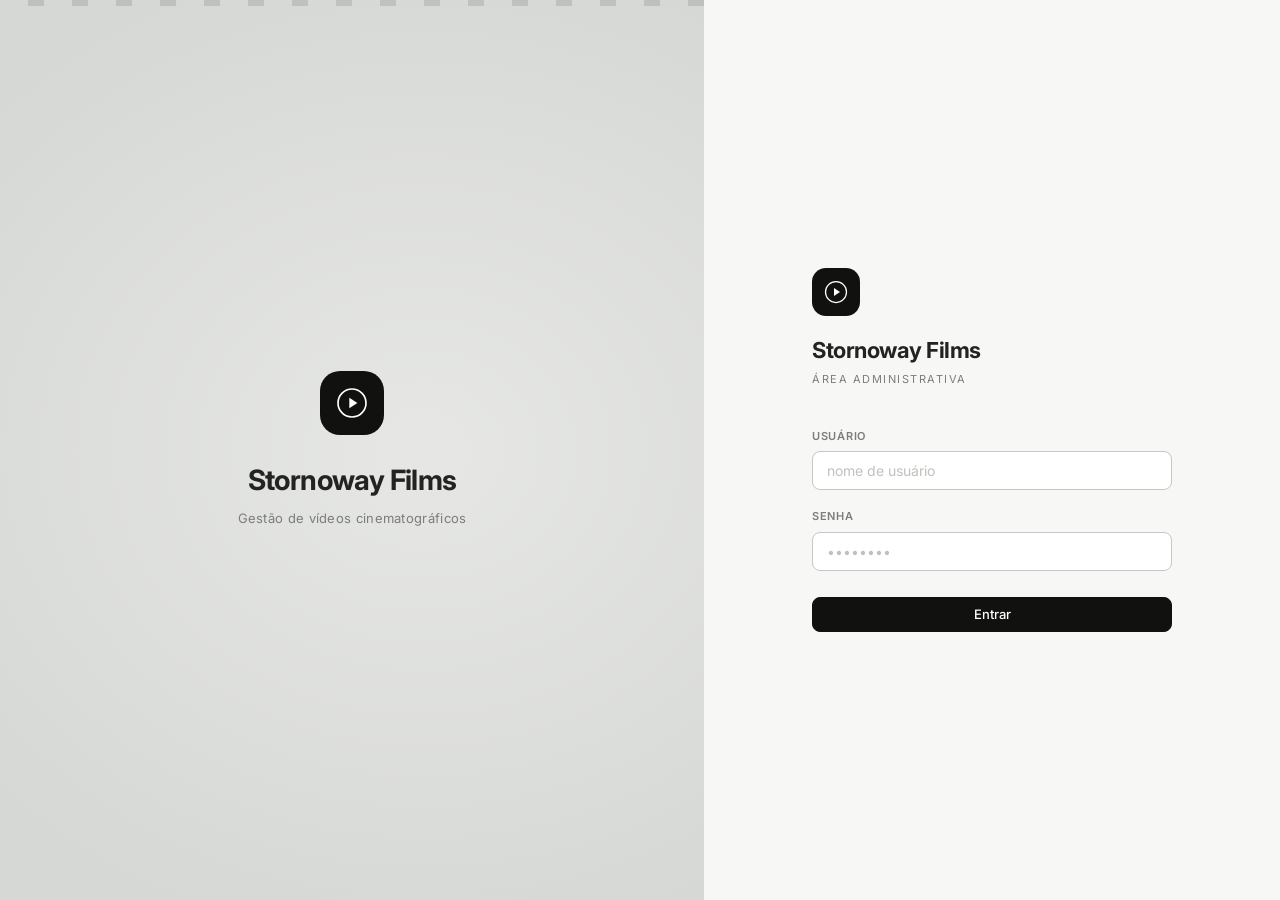
<file: admin/index.html>
﻿<!DOCTYPE html>
<html lang="pt-BR">
<head>
  <meta charset="UTF-8" />
  <meta name="viewport" content="width=device-width, initial-scale=1" />
  <title>Stornoway Films — Admin</title>
  <link rel="preconnect" href="https://fonts.googleapis.com" />
  <link href="https://fonts.googleapis.com/css2?family=Inter:wght@300;400;500;600;700&display=swap" rel="stylesheet" />
  <link rel="stylesheet" href="/admin/css/admin.css?v=1.0.1" />
</head>
<body>

  <!-- ─── LOGIN ──────────────────────────────────────────── -->
  <div id="loginScreen" class="login-screen">
    <div class="login-visual">
      <div class="login-visual__text">
        <div class="lv-logo">
          <svg viewBox="0 0 24 24" fill="none"><circle cx="12" cy="12" r="10.5" stroke="currentColor" stroke-width="1.25"/><polygon points="10 8 16 12 10 16" fill="currentColor"/></svg>
        </div>
        <h2 class="lv-title">Stornoway Films</h2>
        <p class="lv-sub">Gestão de vídeos cinematográficos</p>
      </div>
    </div>
    <div class="login-panel">
      <div class="login-card">
        <div class="lc-brand">
          <div class="lc-mark">
            <svg viewBox="0 0 24 24" fill="none"><circle cx="12" cy="12" r="10.5" stroke="currentColor" stroke-width="1.25"/><polygon points="10 8 16 12 10 16" fill="currentColor"/></svg>
          </div>
          <h1 class="lc-name">Stornoway Films</h1>
          <p class="lc-tag">Área Administrativa</p>
        </div>
        <div id="loginError" class="login-error" role="alert"></div>
        <form id="loginForm" novalidate>
          <div class="field">
            <label for="loginUser">Usuário</label>
            <input type="text" id="loginUser" placeholder="nome de usuário" autocomplete="username" />
          </div>
          <div class="field">
            <label for="loginPass">Senha</label>
            <input type="password" id="loginPass" placeholder="••••••••" autocomplete="current-password" />
          </div>
          <button type="submit" id="loginBtn" class="btn btn-primary btn-block" style="margin-top:8px">
            <span id="loginBtnText">Entrar</span>
            <svg id="loginSpinner" class="spin" viewBox="0 0 24 24" fill="none" stroke="currentColor" stroke-width="2.5" style="display:none;width:16px;height:16px"><path d="M21 12a9 9 0 1 1-6.219-8.56"/></svg>
          </button>
        </form>
      </div>
    </div>
  </div>

  <!-- ─── APP ────────────────────────────────────────────── -->
  <div id="appLayout" class="app-layout" style="display:none">
    <div class="dashboard-shell">
      <aside id="sidebar" class="sidebar">
        <div class="sb-brand">
          <div class="sb-logo">
            <svg viewBox="0 0 24 24" fill="none"><circle cx="12" cy="12" r="10.5" stroke="currentColor" stroke-width="1.25"/><polygon points="10 8 16 12 10 16" fill="currentColor"/></svg>
          </div>
          <div>
            <span class="sb-name">Stornoway</span>
            <span class="sb-sub">Films Admin</span>
          </div>
        </div>

        <nav class="sb-nav">
          <span class="sb-cat">Conteúdo</span>
          <a href="#videos" id="navVideos" class="sb-link is-active">
            <svg viewBox="0 0 24 24" fill="none" stroke="currentColor" stroke-width="1.75"><rect x="2" y="3" width="20" height="14" rx="2.5"/><path d="m8 21 4-4 4 4"/></svg>
            Vídeos do Site
            <span class="sb-badge" id="videoBadge">6</span>
          </a>
          <a href="#biblioteca" id="navLibrary" class="sb-link">
            <svg viewBox="0 0 24 24" fill="none" stroke="currentColor" stroke-width="1.75"><path d="M3 7a2 2 0 0 1 2-2h5l2 2h7a2 2 0 0 1 2 2v8a2 2 0 0 1-2 2H5a2 2 0 0 1-2-2V7z"/></svg>
            Biblioteca de Vídeos
          </a>
        </nav>

        <div class="sb-foot">
          <a href="/" target="_blank" rel="noopener" class="sb-foot-link">
            <svg viewBox="0 0 24 24" fill="none" stroke="currentColor" stroke-width="1.75"><path d="M18 13v6a2 2 0 0 1-2 2H5a2 2 0 0 1-2-2V8a2 2 0 0 1 2-2h6"/><polyline points="15 3 21 3 21 9"/><line x1="10" y1="14" x2="21" y2="3"/></svg>
            Ver site
          </a>
          <button id="logoutBtn" class="sb-foot-link sb-logout">
            <svg viewBox="0 0 24 24" fill="none" stroke="currentColor" stroke-width="1.75"><path d="M9 21H5a2 2 0 0 1-2-2V5a2 2 0 0 1 2-2h4"/><polyline points="16 17 21 12 16 7"/><line x1="21" y1="12" x2="9" y2="12"/></svg>
            <span>Sair</span>
            <span id="sidebarUser" class="sb-username"></span>
          </button>
        </div>
      </aside>

      <div class="main-wrap">
        <header class="main-header">
          <button id="menuToggle" class="menu-toggle" aria-label="Abrir menu">
            <svg viewBox="0 0 24 24" fill="none" stroke="currentColor" stroke-width="2"><line x1="3" y1="6" x2="21" y2="6"/><line x1="3" y1="12" x2="21" y2="12"/><line x1="3" y1="18" x2="21" y2="18"/></svg>
          </button>
          <div class="mh-info">
            <h1 class="mh-title">Versão <span id="appVersionLabel">1.0.1</span></h1>
            <p class="mh-desc">Gerencie os vídeos de cada página do site.</p>
          </div>
          <div class="mh-actions">
            <button id="refreshBtn" class="btn btn-ghost btn-sm">
              <svg viewBox="0 0 24 24" fill="none" stroke="currentColor" stroke-width="2"><polyline points="1 4 1 10 7 10"/><path d="M3.51 15a9 9 0 1 0 .49-3.44"/></svg>
              Atualizar
            </button>
          </div>
        </header>

        <main class="main-content">
          <section id="videosView">
            <section id="videoPageTabs" class="content-tabs" aria-label="Páginas com vídeo">
              <button class="ct-tab is-active" type="button" data-page="all">Todas as páginas</button>
            </section>

            <section class="content-toolbar">
              <div class="toolbar-actions">
                <button id="importVideoBtn" class="btn btn-outline btn-sm" type="button">Ir para biblioteca</button>
              </div>
              <div class="toolbar-meta">
                <span id="videoCountInfo">0 espaços configurados</span>
              </div>
            </section>

            <div id="videoGrid" class="video-grid">
              <div class="grid-loading">
                <div class="ld-dots"><span></span><span></span><span></span></div>
                <p>Carregando vídeos...</p>
              </div>
            </div>
          </section>

          <section id="libraryView" class="library-page" style="display:none;">
            <div class="library-page__left">
              <div class="library-page__head">
                <h3>Vídeos importados</h3>
                <button id="libraryRefreshBtn" class="btn btn-outline btn-sm" type="button">Atualizar lista</button>
              </div>
              <div id="libraryPageList" class="library-page__list"></div>
            </div>
            <div class="library-page__right">
              <h3>Importar novo vídeo</h3>
              <p class="library-page__hint">Envie o vídeo para uploads/videos e depois escolha esse arquivo na edição de uma seção.</p>
              <div class="upload-zone" id="libraryDropZone">
                <input type="file" id="libraryFileInput" accept="video/mp4,video/webm,video/quicktime,video/x-msvideo" />
                <div class="upload-zone__icon">&#x1F4FD;</div>
                <p class="upload-zone__text"><strong>Clique</strong> ou arraste um vídeo</p>
                <p id="libraryFileName" class="upload-zone__name"></p>
              </div>
              <div class="library-page__actions">
                <button id="libraryUploadBtn" class="btn btn-primary" type="button">Importar vídeo</button>
              </div>
              <p id="libraryUploadInfo" class="library-loading"></p>
            </div>
          </section>
        </main>
      </div>

      <div id="sidebarBackdrop" class="sb-backdrop"></div>
    </div>
  </div>

  <!-- ─── MODAL ──────────────────────────────────────────── -->
  <div id="modalOverlay" class="modal-overlay" role="dialog" aria-modal="true">
    <div id="modalBox" class="modal-box">
      <div class="modal-head">
        <h3 id="modalTitle" class="modal-head__title"></h3>
        <button id="modalClose" class="modal-close" aria-label="Fechar">
          <svg viewBox="0 0 24 24" fill="none" stroke="currentColor" stroke-width="2.5"><line x1="18" y1="6" x2="6" y2="18"/><line x1="6" y1="6" x2="18" y2="18"/></svg>
        </button>
      </div>
      <div id="modalBody" class="modal-body"></div>
    </div>
  </div>

  <div id="toastContainer" class="toast-wrap"></div>
  <div id="confirmOverlay" class="confirm-overlay" style="display:none"></div>

  <script src="/admin/js/app.js?v=1.0.1"></script>
</body>
</html>
</file>
<file: admin/css/admin.css>
﻿/* ================================================================
   STORNOWAY FILMS — ADMIN PANEL  |  Premium Cinematic Design
   ================================================================ */

:root {
  --bg:          #E9EAE8;
  --white:       #FFFFFF;
  --border:      #D8DAD6;
  --border2:     #C6C8C4;
  --muted:       #7C7E7A;
  --text:        #232421;
  --black:       #11120F;
  --sb-bg:       #D6D8D5;
  --sb-border:   #C9CCC7;
  --sb-text:     #363834;
  --sb-muted:    #757974;
  --sb-hover:    #ECEEEA;
  --sb-active:   #DDF07E;
  --sb-w:        218px;
  --red:         #DC2626;
  --green:       #16A34A;
  --amber:       #B45309;
  --r:           12px;
  --r-sm:        8px;
  --r-xs:        6px;
  --sh-card:     0 1px 3px rgba(0,0,0,.04),0 8px 22px rgba(0,0,0,.05);
  --sh-modal:    0 24px 80px rgba(0,0,0,.22);
  --font:        'Inter',-apple-system,BlinkMacSystemFont,'Segoe UI',sans-serif;
  --mono:        'SFMono-Regular',Consolas,'Courier New',monospace;
}

*,*::before,*::after { box-sizing:border-box;margin:0;padding:0 }
html { -webkit-text-size-adjust:100% }
body { font-family:var(--font);background:radial-gradient(circle at 80% 100%, #c6d4ef 0%, #e9eae8 32%), var(--bg);color:var(--text);font-size:14px;line-height:1.5;min-height:100vh;-webkit-font-smoothing:antialiased }
a { text-decoration:none }
button { font-family:inherit }
img,video { display:block }

/* ── LOGIN ─────────────────────────────────────────────────── */
.login-screen { min-height:100vh;display:flex }

.login-visual {
  flex:0 0 55%;
  background:#D6D8D5;
  position:relative;
  overflow:hidden;
  display:flex;
  align-items:center;
  justify-content:center;
}
.login-visual::before {
  content:'';position:absolute;inset:0;
  background:radial-gradient(ellipse 120% 80% at 60% 50%,rgba(255,255,255,.4) 0%,transparent 70%);
}
.login-visual::after {
  content:'';position:absolute;top:0;left:0;right:0;height:6px;
  background:repeating-linear-gradient(90deg,transparent 0,transparent 28px,rgba(30,32,29,.13) 28px,rgba(30,32,29,.13) 44px);
}
.login-visual__text { position:relative;z-index:1;text-align:center;padding:40px }
.lv-logo { width:64px;height:64px;background:#11120F;border-radius:20px;display:flex;align-items:center;justify-content:center;color:#fff;margin:0 auto 24px }
.lv-logo svg { width:32px;height:32px }
.lv-title { font-size:28px;font-weight:700;letter-spacing:-.6px;color:var(--text);margin-bottom:8px }
.lv-sub { font-size:13px;color:var(--muted);letter-spacing:.3px }

.login-panel { flex:0 0 45%;background:#F7F7F5;display:flex;align-items:center;justify-content:center;padding:60px 56px }
.login-card { width:100%;max-width:360px }

.lc-brand { margin-bottom:40px }
.lc-mark { width:48px;height:48px;background:var(--black);border-radius:14px;display:flex;align-items:center;justify-content:center;color:#fff;margin-bottom:18px }
.lc-mark svg { width:24px;height:24px }
.lc-name { font-size:22px;font-weight:700;letter-spacing:-.5px;color:var(--text);margin-bottom:4px }
.lc-tag { font-size:11px;color:var(--muted);text-transform:uppercase;letter-spacing:1.5px }

.login-error { background:#FEF2F2;border:1px solid #FECACA;color:var(--red);border-radius:var(--r-xs);padding:10px 14px;font-size:13px;margin-bottom:20px;display:none }

/* ── FIELDS ────────────────────────────────────────────────── */
.field { margin-bottom:18px }
.field label { display:block;font-size:11px;font-weight:600;text-transform:uppercase;letter-spacing:.7px;color:var(--muted);margin-bottom:7px }
.field input,.field select,.field textarea { width:100%;padding:10px 14px;border:1.5px solid var(--border2);border-radius:var(--r-sm);font-size:14px;font-family:inherit;color:var(--text);background:var(--white);outline:none;transition:border-color .15s,box-shadow .15s;appearance:none }
.field input:focus,.field select:focus,.field textarea:focus { border-color:var(--black);box-shadow:0 0 0 3px rgba(12,12,10,.07) }
.field input::placeholder { color:#C0C0BC }
.field textarea { min-height:80px;resize:vertical }
.field-hint { font-size:11px;color:var(--muted);margin-top:5px;line-height:1.5 }

/* ── BUTTONS ───────────────────────────────────────────────── */
.btn { display:inline-flex;align-items:center;justify-content:center;gap:7px;padding:10px 20px;border-radius:var(--r-sm);font-size:13px;font-weight:500;font-family:inherit;cursor:pointer;border:1.5px solid transparent;transition:background .15s,border-color .15s,color .15s,transform .1s;text-decoration:none;white-space:nowrap;line-height:1;user-select:none }
.btn svg { width:15px;height:15px;flex-shrink:0 }
.btn:disabled { opacity:.4;cursor:not-allowed }
.btn:not(:disabled):active { transform:scale(.98) }
.btn-primary { background:var(--black);color:#fff;border-color:var(--black) }
.btn-primary:hover:not(:disabled) { background:#2A2A28;border-color:#2A2A28 }
.btn-outline { background:var(--white);color:var(--text);border-color:var(--border2) }
.btn-outline:hover:not(:disabled) { border-color:var(--text) }
.btn-ghost { background:transparent;color:var(--muted);border-color:transparent }
.btn-ghost:hover:not(:disabled) { color:var(--text);background:var(--border) }
.btn-danger { background:#FEF2F2;color:var(--red);border-color:#FECACA }
.btn-danger:hover:not(:disabled) { background:#FEE2E2 }
.btn-success { background:#F0FDF4;color:var(--green);border-color:#BBF7D0 }
.btn-success:hover:not(:disabled) { background:#DCFCE7 }
.btn-sm { padding:6px 13px;font-size:12px }
.btn-block { width:100% }
.spin { animation:spin .7s linear infinite }
@keyframes spin { to { transform:rotate(360deg) } }

/* ── APP LAYOUT ────────────────────────────────────────────── */
.app-layout { min-height:100vh; padding: 22px; }

.dashboard-shell {
  min-height: calc(100vh - 44px);
  border: 1px solid var(--border);
  border-radius: 24px;
  background: #ECEEEA;
  display: flex;
  position: relative;
  overflow: hidden;
}

/* ── Sidebar ───────────────────────────────────────────────── */
.sidebar { width:var(--sb-w);background:var(--sb-bg);display:flex;flex-direction:column;z-index:300;border-right:1px solid var(--sb-border);transition:transform .25s cubic-bezier(.4,0,.2,1) }
.sb-brand { display:flex;align-items:center;gap:12px;padding:22px 18px;border-bottom:1px solid var(--sb-border) }
.sb-logo { width:36px;height:36px;background:#11120F;border-radius:10px;display:flex;align-items:center;justify-content:center;color:#fff;flex-shrink:0 }
.sb-logo svg { width:20px;height:20px }
.sb-name { display:block;font-size:14px;font-weight:700;color:var(--sb-text);letter-spacing:-.2px;line-height:1.2 }
.sb-sub { display:block;font-size:10px;color:var(--sb-muted);text-transform:uppercase;letter-spacing:1px }
.sb-nav { flex:1;padding:12px 10px;overflow-y:auto }
.sb-cat { display:block;font-size:9px;font-weight:700;text-transform:uppercase;letter-spacing:1.2px;color:var(--sb-muted);padding:14px 10px 6px }
.sb-link { display:flex;align-items:center;gap:9px;padding:10px 12px;border-radius:999px;font-size:13px;font-weight:500;color:var(--sb-text);cursor:pointer;transition:background .15s,color .15s,opacity .15s }
.sb-link svg { width:16px;height:16px;flex-shrink:0 }
.sb-link:hover { background:var(--sb-hover);color:var(--sb-text) }
.sb-link.is-active { background:var(--sb-active);color:#2C3312 }
.sb-link--disabled { opacity:.5; pointer-events:none; }
.sb-badge { margin-left:auto;background:rgba(0,0,0,.08);color:#2C3312;font-size:10px;font-weight:700;padding:2px 7px;border-radius:20px }
.sb-foot { padding:10px 10px 14px;border-top:1px solid var(--sb-border) }
.sb-foot-link { display:flex;align-items:center;gap:9px;padding:9px 10px;border-radius:8px;font-size:13px;color:var(--sb-muted);background:none;border:none;font-family:inherit;cursor:pointer;transition:background .15s,color .15s;text-align:left;width:100%;text-decoration:none }
.sb-foot-link svg { width:15px;height:15px;flex-shrink:0 }
.sb-foot-link:hover { color:var(--sb-text);background:var(--sb-hover) }
.sb-logout:hover { color:#FCA5A5 }
.sb-username { margin-left:auto;font-size:11px;opacity:.5;white-space:nowrap;overflow:hidden;text-overflow:ellipsis;max-width:72px }
.sb-backdrop { display:none;position:fixed;inset:0;background:rgba(0,0,0,.5);z-index:299;backdrop-filter:blur(2px) }

/* ── Main ──────────────────────────────────────────────────── */
.main-wrap { flex:1;display:flex;flex-direction:column;min-height:100% }
.main-header { background:#ECEEEA;border-bottom:1px solid var(--border);padding:18px 22px;display:flex;align-items:center;gap:16px;position:sticky;top:0;z-index:200 }
.menu-toggle { display:none;background:none;border:none;cursor:pointer;color:var(--muted);padding:4px;border-radius:6px;transition:background .15s;flex-shrink:0 }
.menu-toggle svg { width:20px;height:20px }
.menu-toggle:hover { background:var(--border);color:var(--text) }
.mh-info { flex:1 }
.mh-title { font-size:30px;font-weight:700;letter-spacing:-.8px;color:var(--text);margin-bottom:2px; line-height:1 }
.mh-title #appVersionLabel { color:#60722E; }
.mh-desc { font-size:12px;color:var(--muted) }
.mh-actions { display:flex; align-items:center; gap:10px; }
.main-content { padding:16px 22px 22px;flex:1 }

.content-tabs {
  background: #DDDEDB;
  border: 1px solid var(--border);
  border-radius: 999px;
  padding: 4px;
  display: flex;
  gap: 4px;
  margin-bottom: 12px;
  overflow-x: auto;
}

.ct-tab {
  border: none;
  background: transparent;
  color: #555954;
  padding: 8px 13px;
  border-radius: 999px;
  font-size: 12px;
  font-weight: 600;
  white-space: nowrap;
}

.ct-tab.is-active {
  background: #F5F6F2;
  color: #242821;
  box-shadow: inset 0 0 0 1px #D6D8D2;
}

.content-toolbar {
  background: #F5F6F2;
  border: 1px solid var(--border);
  border-radius: 14px;
  padding: 10px 12px;
  display: flex;
  align-items: center;
  justify-content: space-between;
  margin-bottom: 14px;
}

.toolbar-actions {
  display: flex;
  align-items: center;
  gap: 8px;
}

.toolbar-meta {
  font-size: 12px;
  color: var(--muted);
  font-weight: 600;
}

.library-page {
  display: grid;
  grid-template-columns: 1.25fr 1fr;
  gap: 14px;
}

.library-page__left,
.library-page__right {
  border: 1px solid var(--border);
  border-radius: 14px;
  background: #F7F8F5;
  padding: 14px;
}

.library-page__head {
  display: flex;
  align-items: center;
  justify-content: space-between;
  margin-bottom: 10px;
}

.library-page__head h3,
.library-page__right h3 {
  font-size: 16px;
  font-weight: 700;
}

.library-page__hint {
  color: var(--muted);
  font-size: 12px;
  margin: 6px 0 12px;
}

.library-page__list {
  display: grid;
  grid-template-columns: repeat(auto-fill, minmax(170px, 1fr));
  gap: 10px;
  max-height: 520px;
  overflow: auto;
}

.library-page__actions {
  margin-top: 10px;
  display: flex;
  justify-content: flex-end;
}

/* ── VIDEO GRID ────────────────────────────────────────────── */
.video-grid { display:grid;grid-template-columns:repeat(auto-fill,minmax(295px,1fr));gap:16px }
.grid-loading { grid-column:1/-1;text-align:center;padding:80px 0;color:var(--muted);font-size:13px }
.ld-dots { display:flex;justify-content:center;gap:5px;margin-bottom:14px }
.ld-dots span { width:7px;height:7px;border-radius:50%;background:var(--border2);animation:ldBounce .9s infinite ease-in-out both }
.ld-dots span:nth-child(2) { animation-delay:.16s }
.ld-dots span:nth-child(3) { animation-delay:.32s }
@keyframes ldBounce { 0%,80%,100% { transform:scale(.6);opacity:.3 } 40% { transform:scale(1);opacity:1 } }

/* ── VIDEO CARD ────────────────────────────────────────────── */
.video-card { background:#F9FAF7;border:1px solid var(--border);border-radius:14px;overflow:hidden;box-shadow:var(--sh-card);transition:box-shadow .2s,border-color .2s,transform .15s }
.video-card:hover { box-shadow:0 6px 28px rgba(0,0,0,.1);border-color:var(--border2);transform:translateY(-2px) }
.video-card--empty { border-style:dashed }
.video-card--empty:hover { border-color:var(--text);border-style:dashed }
.vc-preview { position:relative;aspect-ratio:16/9;background:#111;overflow:hidden }
.vc-preview video,.vc-preview img { width:100%;height:100%;object-fit:cover;display:block }
.vc-empty { width:100%;height:100%;display:flex;flex-direction:column;align-items:center;justify-content:center;gap:10px;background:#F6F6F4;cursor:pointer;transition:background .15s }
.vc-empty:hover { background:#EEEEED }
.vc-empty svg { width:32px;height:32px;color:#C8C8C4 }
.vc-empty span { font-size:12px;color:var(--muted);font-weight:500 }
.vc-badge { position:absolute;top:10px;left:10px;font-size:9px;font-weight:800;text-transform:uppercase;letter-spacing:.6px;padding:3px 8px;border-radius:30px;backdrop-filter:blur(8px);pointer-events:none }
.vc-badge--upload { background:rgba(12,12,10,.78);color:#fff;border:1px solid rgba(255,255,255,.1) }
.vc-badge--yt { background:rgba(220,38,38,.85);color:#fff }
.vc-badge--html { background:rgba(255,255,255,.88);color:#555 }
.vc-pill { position:absolute;top:10px;right:10px;display:flex;align-items:center;gap:4px;background:rgba(12,12,10,.72);border:1px solid rgba(255,255,255,.08);padding:3px 8px;border-radius:30px;backdrop-filter:blur(8px);pointer-events:none }
.vc-pill__dot { width:5px;height:5px;border-radius:50%;background:#22C55E }
.vc-pill__dot--off { background:#666 }
.vc-pill__label { font-size:9px;font-weight:700;text-transform:uppercase;letter-spacing:.5px;color:#fff }
.vc-hover { position:absolute;inset:0;background:rgba(0,0,0,.5);display:flex;align-items:center;justify-content:center;gap:8px;opacity:0;transition:opacity .2s }
.vc-preview:hover .vc-hover { opacity:1 }
.vc-body { padding:14px 16px 16px }
.vc-page { font-size:9px;font-weight:800;text-transform:uppercase;letter-spacing:.9px;color:var(--muted);margin-bottom:3px }
.vc-name { font-size:14px;font-weight:600;letter-spacing:-.2px;margin-bottom:4px }
.vc-info { font-size:11px;color:var(--muted);white-space:nowrap;overflow:hidden;text-overflow:ellipsis;margin-bottom:13px;font-family:var(--mono) }
.vc-actions { display:flex;gap:6px;flex-wrap:wrap }

/* ── TYPE TOGGLE ───────────────────────────────────────────── */
.type-toggle { display:grid;grid-template-columns:1fr 1fr;border:1.5px solid var(--border2);border-radius:var(--r-sm);overflow:hidden;margin-bottom:20px }
.type-toggle input { display:none }
.type-toggle label { padding:10px 14px;text-align:center;cursor:pointer;font-size:13px;font-weight:500;color:var(--muted);border-right:1.5px solid var(--border2);transition:all .15s;user-select:none }
.type-toggle label:last-of-type { border-right:none }
.type-toggle input:checked + label { background:var(--black);color:#fff;border-color:var(--black) }

/* ── UPLOAD ZONE ───────────────────────────────────────────── */
.upload-zone { border:2px dashed var(--border2);border-radius:var(--r-sm);padding:32px 16px;text-align:center;cursor:pointer;transition:border-color .2s,background .2s;user-select:none }
.upload-zone:hover,.upload-zone--drag { border-color:var(--black);background:#F8F8F6 }
.upload-zone input { display:none }
.upload-zone__icon { font-size:26px;margin-bottom:8px;opacity:.35 }
.upload-zone__text { font-size:13px;color:var(--muted) }
.upload-zone__text strong { color:var(--text) }
.upload-zone__name { font-size:12px;color:var(--text);margin-top:8px;font-weight:600 }
.library-grid {
  margin-top: 12px;
  display: grid;
  grid-template-columns: repeat(auto-fill, minmax(160px, 1fr));
  gap: 10px;
  max-height: 260px;
  overflow: auto;
}
.library-card {
  border: 1px solid var(--border);
  border-radius: 10px;
  background: #FAFBF8;
  cursor: pointer;
  overflow: hidden;
}
.library-card.is-selected {
  border-color: #8AA63B;
  box-shadow: inset 0 0 0 1px #8AA63B;
}
.library-card video {
  width: 100%;
  height: 88px;
  object-fit: cover;
  background: #111;
}
.library-card__body {
  padding: 8px;
}
.library-card__name {
  font-size: 11px;
  color: var(--muted);
  white-space: nowrap;
  overflow: hidden;
  text-overflow: ellipsis;
  font-family: var(--mono);
}
.library-card__meta {
  font-size: 10px;
  color: var(--muted);
}
.library-loading {
  font-size: 12px;
  color: var(--muted);
  margin-top: 8px;
}
.current-preview { margin-bottom:16px;border-radius:var(--r-sm);overflow:hidden;background:#0C0C0A }
.current-preview video { width:100%;max-height:170px }
.current-preview p { font-size:11px;color:var(--muted);padding:6px 10px 8px;background:var(--bg) }

/* ── MODAL ─────────────────────────────────────────────────── */
.modal-overlay { position:fixed;inset:0;background:rgba(0,0,0,.5);z-index:1000;display:flex;align-items:center;justify-content:center;padding:24px;opacity:0;pointer-events:none;transition:opacity .2s;backdrop-filter:blur(4px) }
.modal-overlay--open { opacity:1;pointer-events:all }
.modal-box { background:var(--white);border-radius:var(--r);width:100%;max-width:480px;max-height:90vh;overflow-y:auto;box-shadow:var(--sh-modal);transform:translateY(12px) scale(.98);transition:transform .25s cubic-bezier(.16,1,.3,1),opacity .2s;opacity:0 }
.modal-overlay--open .modal-box { transform:none;opacity:1 }
.modal-head { display:flex;align-items:center;justify-content:space-between;padding:20px 24px;border-bottom:1px solid var(--border);position:sticky;top:0;background:var(--white);z-index:1 }
.modal-head__title { font-size:15px;font-weight:600;letter-spacing:-.2px }
.modal-close { width:32px;height:32px;display:flex;align-items:center;justify-content:center;background:none;border:none;cursor:pointer;color:var(--muted);border-radius:var(--r-xs);transition:all .15s;flex-shrink:0 }
.modal-close svg { width:15px;height:15px }
.modal-close:hover { color:var(--text);background:var(--bg) }
.modal-body { padding:22px 24px 24px }
.modal-footer { display:flex;justify-content:flex-end;gap:8px;margin-top:22px;padding-top:16px;border-top:1px solid var(--border) }
.yt-info { background:#FFFBEB;border:1px solid #FDE68A;border-radius:var(--r-xs);padding:10px 13px;font-size:12px;color:var(--amber);margin-top:10px;line-height:1.7 }

/* ── TOAST ─────────────────────────────────────────────────── */
.toast-wrap { position:fixed;bottom:28px;right:28px;z-index:3000;display:flex;flex-direction:column;align-items:flex-end;gap:8px }
.toast { display:inline-flex;align-items:center;gap:9px;padding:11px 18px;border-radius:var(--r-sm);font-size:13px;font-weight:500;color:#fff;background:var(--black);box-shadow:0 4px 20px rgba(0,0,0,.2);animation:toastIn .25s cubic-bezier(.16,1,.3,1) both;max-width:340px;border:1px solid rgba(255,255,255,.08) }
.toast--error { background:var(--red) }
.toast--out { animation:toastOut .2s ease forwards }
@keyframes toastIn { from { opacity:0;transform:translateX(16px) scale(.96) } to { opacity:1;transform:none } }
@keyframes toastOut { to { opacity:0;transform:translateX(16px) scale(.96) } }

/* ── CONFIRM ───────────────────────────────────────────────── */
.confirm-overlay { position:fixed;inset:0;background:rgba(0,0,0,.5);z-index:2000;display:flex;align-items:center;justify-content:center;padding:24px;backdrop-filter:blur(4px) }
.confirm-box { background:var(--white);border-radius:var(--r);padding:28px 28px 24px;max-width:380px;width:100%;box-shadow:var(--sh-modal);animation:confirmIn .2s cubic-bezier(.16,1,.3,1) both }
@keyframes confirmIn { from { transform:scale(.95) translateY(10px);opacity:0 } to { transform:none;opacity:1 } }
.confirm-icon { width:44px;height:44px;background:#FEF2F2;border-radius:12px;display:flex;align-items:center;justify-content:center;color:var(--red);margin-bottom:16px }
.confirm-icon svg { width:22px;height:22px }
.confirm-box h3 { font-size:16px;font-weight:700;letter-spacing:-.3px;margin-bottom:8px }
.confirm-box p { color:var(--muted);font-size:13px;margin-bottom:22px;line-height:1.6 }
.confirm-box__actions { display:flex;gap:8px;justify-content:flex-end }

/* ── RESPONSIVE ────────────────────────────────────────────── */
@media (max-width:900px) {
  .login-visual { display:none }
  .login-panel { flex:1;padding:48px 36px }
}
@media (max-width:768px) {
  .app-layout { padding: 0 }
  .dashboard-shell { border-radius: 0; min-height: 100vh }
  .sidebar { position: fixed; inset: 0 auto 0 0; transform:translateX(-100%) }
  .sidebar.is-open { transform:none }
  .sb-backdrop.is-open { display:block }
  .menu-toggle { display:flex }
  .main-header { padding:16px 20px }
  .main-content { padding:20px }
  .video-grid { grid-template-columns:1fr }
  .library-page { grid-template-columns: 1fr; }
}
</file>
